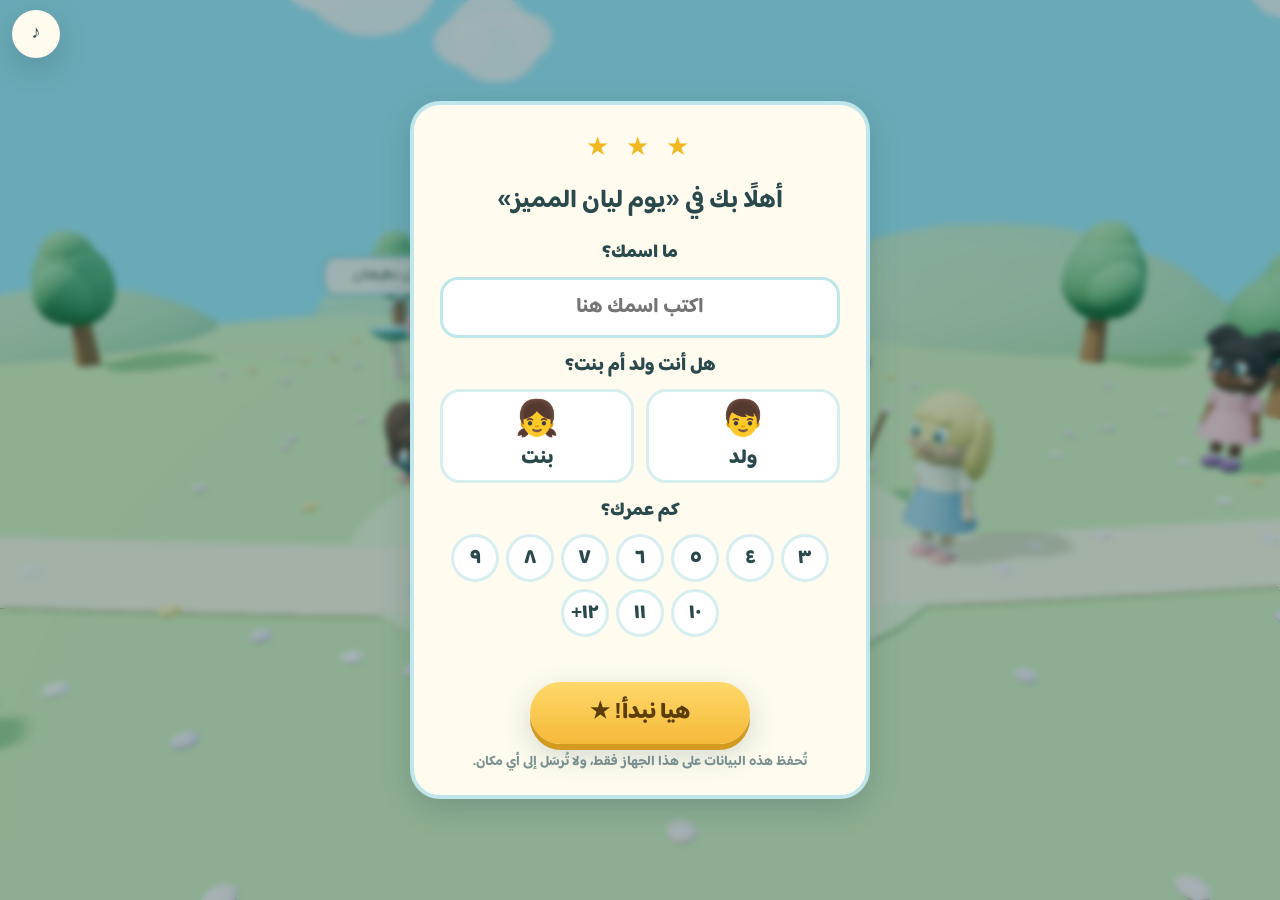
<file: games/layan-day/index.html>
<!doctype html>
<html lang="ar" dir="rtl">
<head>
  <meta charset="UTF-8" />
  <meta name="viewport" content="width=device-width, initial-scale=1, maximum-scale=1, user-scalable=no, viewport-fit=cover" />
  <meta name="theme-color" content="#91d8e8" />
  <title>يوم ليان المميز</title>
  <script type="module" crossorigin src="./assets/index-DuStzFcL.js"></script>
  <link rel="stylesheet" crossorigin href="./assets/index-CGqqYHGr.css">
</head>
<body>
  <canvas id="game-canvas" aria-label="عالم اللعبة"></canvas>

  <div id="loading" class="loading">
    <div class="loading-star">★</div>
    <p>جارٍ تجهيز الحديقة…</p>
  </div>

  <button id="mute-btn" class="round-btn mute-btn" type="button" aria-label="كتم الصوت">♪</button>

  <!-- شريط المهمة -->
  <section id="hud" class="hud hidden" aria-live="polite">
    <div class="quest-card">
      <span id="quest-number" class="quest-number">المهمة ١ من ٦</span>
      <h2 id="quest-title" class="quest-title"></h2>
      <p id="quest-hint" class="quest-hint"></p>
    </div>
    <div class="hud-side">
      <div class="star-pill"><span class="star-icon">★</span><span id="star-count">٠ / ٦</span></div>
      <button id="pause-btn" class="round-btn" type="button" aria-label="إيقاف مؤقت">❚❚</button>
    </div>
  </section>

  <!-- الشارات -->
  <div id="badge-strip" class="badge-strip hidden">
    <span class="badge" data-badge="clean" title="يدان نظيفتان">🧼</span>
    <span class="badge" data-badge="food" title="غذاء ملوّن">🥕</span>
    <span class="badge" data-badge="tidy" title="ألعابي مرتبة">🧸</span>
    <span class="badge" data-badge="kind" title="كلمة لطيفة">💬</span>
    <span class="badge" data-badge="help" title="صديق محبوب">🐰</span>
    <span class="badge" data-badge="honest" title="الأمانة">🎒</span>
  </div>

  <!-- تلميح التفاعل -->
  <div id="interaction-prompt" class="interaction-prompt hidden">
    <kbd class="key-hint">E</kbd><span id="action-text"></span>
  </div>

  <!-- غسل اليدين -->
  <div id="wash-panel" class="wash-panel hidden">
    <p>🫧 نغسل اليدين بالماء والصابون…</p>
    <div class="wash-bar"><div id="wash-fill" class="wash-fill"></div></div>
  </div>

  <!-- رسالة النجاح -->
  <div id="toast" class="toast hidden" role="status">
    <div class="toast-star">★</div>
    <h3 id="toast-title"></h3>
    <p id="toast-text"></p>
  </div>

  <!-- أزرار اللمس -->
  <div id="mobile-controls" class="mobile-controls hidden">
    <div id="joystick" class="joystick" aria-label="عصا التحريك"><div id="joystick-knob" class="joystick-knob"></div></div>
    <button id="action-btn" class="action-btn" type="button" aria-label="تفاعل">✋</button>
  </div>

  <!-- نافذة الكلمة اللطيفة -->
  <div id="choice-modal" class="overlay hidden" role="dialog" aria-modal="true">
    <div class="panel">
      <div class="panel-emoji">🥺</div>
      <h2>سارة حزينة اليوم</h2>
      <p data-m="ماذا تقول لها؟" data-f="ماذا تقولين لها؟"></p>
      <div class="choices">
        <button class="choice-btn" data-choice="rude" type="button" data-m="«ابتعدي، أنا مشغول»" data-f="«ابتعدي، أنا مشغولة»"></button>
        <button class="choice-btn" data-choice="kind" type="button">«لا تحزني يا سارة، تعالي نلعب معًا!»</button>
        <button class="choice-btn" data-choice="ignore" type="button">«لا يهمني الأمر»</button>
      </div>
      <p id="choice-feedback" class="choice-feedback" aria-live="polite"></p>
    </div>
  </div>

  <!-- شاشة البداية -->
  <div id="title-screen" class="overlay title-overlay hidden">
    <div class="panel title-panel">
      <div class="title-stars">★ ★ ★</div>
      <h1>يوم ليان المميز</h1>
      <p class="subtitle" data-m="أهلًا يا {name}! ست مهمات جميلة تنتظرك، فاجمع النجوم كلها!" data-f="أهلًا يا {name}! ست مهمات جميلة تنتظرك، فاجمعي النجوم كلها!"></p>
      <button id="start-btn" class="big-btn" type="button" data-m="ابدأ اللعب ▶" data-f="ابدئي اللعب ▶"></button>
      <p class="saved">الشارات المحفوظة: <span id="saved-count">٠ من ٦</span></p>
      <button id="edit-profile-btn" class="link-btn" type="button">✏️ تغيير الاسم أو العمر</button>
      <p class="controls-hint desktop-only">التحريك: الأسهم أو W A S D — التفاعل: E أو المسافة</p>
    </div>
  </div>

  <!-- بيانات اللاعب -->
  <div id="profile-screen" class="overlay hidden" role="dialog" aria-modal="true">
    <form id="profile-form" class="panel profile-panel" novalidate>
      <div class="title-stars">★ ★ ★</div>
      <h2>أهلًا بك في «يوم ليان المميز»</h2>
      <label class="field-label" for="player-name">ما اسمك؟</label>
      <input id="player-name" class="name-input" type="text" maxlength="20" autocomplete="off" placeholder="اكتب اسمك هنا" />
      <p class="field-label">هل أنت ولد أم بنت؟</p>
      <div class="gender-row">
        <button type="button" class="gender-btn" data-gender="boy"><span>👦</span>ولد</button>
        <button type="button" class="gender-btn" data-gender="girl"><span>👧</span>بنت</button>
      </div>
      <p class="field-label">كم عمرك؟</p>
      <div id="age-row" class="age-row"></div>
      <p id="profile-error" class="choice-feedback" aria-live="polite"></p>
      <button id="profile-save" class="big-btn" type="submit">هيا نبدأ! ★</button>
      <p class="privacy-note">تُحفظ هذه البيانات على هذا الجهاز فقط، ولا تُرسَل إلى أي مكان.</p>
    </form>
  </div>

  <!-- الإيقاف المؤقت -->
  <div id="pause-screen" class="overlay hidden">
    <div class="panel">
      <h2>استراحة قصيرة ☕</h2>
      <button id="resume-btn" class="big-btn" type="button">متابعة اللعب</button>
      <button id="restart-btn" class="soft-btn" type="button" data-m="ابدأ اليوم من جديد" data-f="ابدئي اليوم من جديد"></button>
      <button id="home-btn" class="soft-btn" type="button">الشاشة الرئيسية</button>
    </div>
  </div>

  <!-- الفوز -->
  <div id="victory-screen" class="overlay hidden">
    <div class="panel victory-panel">
      <div class="victory-emoji">🏆</div>
      <h2 data-m="أحسنتَ يا {name}! أكملتَ كل المهمات" data-f="أحسنتِ يا {name}! أكملتِ كل المهمات"></h2>
      <p>نظافة وغذاء صحي وترتيب، ولطف ومساعدة وأمانة. يوم رائع حقًا!</p>
      <div class="victory-badges">🧼 🥕 🧸 💬 🐰 🎒</div>
      <button id="play-again-btn" class="big-btn" type="button" data-m="العب مرة أخرى" data-f="العبي مرة أخرى"></button>
      <button id="victory-home-btn" class="soft-btn" type="button">الشاشة الرئيسية</button>
    </div>
  </div>

</body>
</html>
</file>
<file: games/layan-day/assets/index-CGqqYHGr.css>
@font-face{font-family:"Baloo Bhaijaan 2";font-style:normal;font-display:swap;font-weight:500;src:url(./baloo-bhaijaan-2-arabic-500-normal-DVWcP2gZ.woff2) format("woff2"),url(./baloo-bhaijaan-2-arabic-500-normal-CRlLJqg_.woff) format("woff")}@font-face{font-family:"Baloo Bhaijaan 2";font-style:normal;font-display:swap;font-weight:700;src:url(./baloo-bhaijaan-2-arabic-700-normal-BuUEWU-Z.woff2) format("woff2"),url(./baloo-bhaijaan-2-arabic-700-normal-C3qElwAX.woff) format("woff")}@font-face{font-family:"Baloo Bhaijaan 2";font-style:normal;font-display:swap;font-weight:800;src:url(./baloo-bhaijaan-2-arabic-800-normal-seqr1dGG.woff2) format("woff2"),url(./baloo-bhaijaan-2-arabic-800-normal-53vlEMIg.woff) format("woff")}:root{--ink: #29494d;--ink-soft: #4f6f72;--cream: #fffcef;--teal: #3fa9b5;--teal-dark: #2b7f89;--sun: #ffd65a;--coral: #f08c7f;--pink: #f6a9bf;--shadow: 0 10px 30px rgba(31, 72, 78, .22);--safe-top: max(env(safe-area-inset-top), 10px);--safe-bottom: max(env(safe-area-inset-bottom), 12px);--safe-left: max(env(safe-area-inset-left), 12px);--safe-right: max(env(safe-area-inset-right), 12px);font-family:"Baloo Bhaijaan 2",Segoe UI,Tahoma,sans-serif;color:var(--ink)}*{box-sizing:border-box;-webkit-tap-highlight-color:transparent}html,body{margin:0;width:100%;height:100%;overflow:hidden;background:#91d8e8;user-select:none;-webkit-user-select:none;touch-action:none;overscroll-behavior:none}#game-canvas{position:fixed;inset:0;width:100vw;height:100vh;height:100dvh;display:block}.hidden{display:none!important}button{font-family:inherit;color:inherit;cursor:pointer;border:0}.loading{position:fixed;inset:0;z-index:50;display:grid;place-content:center;text-align:center;background:linear-gradient(#a8e3ee,#c8ecd0);font-size:1.3rem;font-weight:700}.loading-star{font-size:4rem;color:var(--sun);animation:spin 2s linear infinite;text-shadow:0 4px 10px rgba(0,0,0,.12)}@keyframes spin{to{transform:rotate(360deg)}}.round-btn{width:48px;height:48px;border-radius:50%;background:var(--cream);box-shadow:var(--shadow);font-size:1.15rem;font-weight:800;display:grid;place-items:center}.round-btn:active{transform:scale(.94)}.mute-btn{position:fixed;z-index:40;top:var(--safe-top);left:var(--safe-left)}.mute-btn.muted{background:#e7e1d4;color:#9a8f7c}.hud{position:fixed;z-index:10;top:var(--safe-top);right:var(--safe-right);left:calc(var(--safe-left) + 60px);display:flex;gap:10px;align-items:flex-start;justify-content:space-between;pointer-events:none}.quest-card{background:#fffceff0;border-radius:22px;padding:10px 18px 12px;box-shadow:var(--shadow);max-width:min(440px,64vw);border:3px solid #bfe6ea}.quest-number{font-size:.85rem;font-weight:700;color:var(--teal-dark)}.quest-title{margin:0;font-size:1.35rem;line-height:1.3}.quest-hint{margin:2px 0 0;font-size:1rem;line-height:1.45;color:var(--ink-soft);font-weight:600}.hud-side{display:flex;gap:8px;align-items:center;pointer-events:auto}.star-pill{background:var(--cream);border-radius:999px;padding:6px 14px;box-shadow:var(--shadow);font-weight:800;font-size:1.1rem;display:flex;gap:6px;align-items:center;white-space:nowrap}.star-icon{color:#f2b81f;font-size:1.3rem}.badge-strip{position:fixed;z-index:10;bottom:var(--safe-bottom);left:50%;transform:translate(-50%);display:flex;gap:6px;background:#fffcefd9;padding:6px 10px;border-radius:999px;box-shadow:var(--shadow)}.badge{width:38px;height:38px;border-radius:50%;display:grid;place-items:center;font-size:1.25rem;background:#e6e2d8;filter:grayscale(1);opacity:.45;transition:all .35s ease}.badge.earned{background:#fff1b8;filter:none;opacity:1;box-shadow:0 0 0 3px var(--sun);transform:scale(1.08)}.interaction-prompt{position:fixed;z-index:12;bottom:calc(var(--safe-bottom) + 66px);left:50%;transform:translate(-50%);background:var(--teal);color:#fff;font-weight:800;font-size:1.15rem;padding:8px 18px;border-radius:999px;box-shadow:var(--shadow);display:flex;gap:10px;align-items:center;white-space:nowrap;animation:bob 1.2s ease-in-out infinite}.key-hint{background:#fff;color:var(--teal-dark);border-radius:8px;padding:0 9px;font-family:inherit;font-weight:800}@keyframes bob{50%{transform:translate(-50%,-5px)}}.wash-panel{position:fixed;z-index:12;top:42%;left:50%;transform:translate(-50%,-50%);background:var(--cream);border-radius:22px;padding:14px 22px;box-shadow:var(--shadow);text-align:center;font-weight:700;width:min(340px,86vw)}.wash-panel p{margin:0 0 10px}.wash-bar{height:16px;border-radius:999px;background:#d9eef1;overflow:hidden}.wash-fill{height:100%;width:0;background:linear-gradient(90deg,#7fd3e2,#4bb7c7);border-radius:inherit}.toast{position:fixed;z-index:30;top:30%;left:50%;transform:translate(-50%,-50%);background:var(--cream);border-radius:28px;padding:14px 28px 18px;text-align:center;box-shadow:var(--shadow);border:4px solid var(--sun);width:min(420px,88vw);animation:pop .45s cubic-bezier(.2,1.6,.4,1)}.toast-star{font-size:2.6rem;color:#f2b81f;line-height:1}.toast h3{margin:4px 0;font-size:1.5rem}.toast p{margin:0;font-size:1.1rem;font-weight:600;color:var(--ink-soft)}@keyframes pop{0%{transform:translate(-50%,-50%) scale(.6);opacity:0}}.mobile-controls{position:fixed;inset:0;z-index:11;pointer-events:none}.joystick{position:absolute;left:calc(var(--safe-left) + 14px);bottom:calc(var(--safe-bottom) + 58px);width:124px;height:124px;border-radius:50%;background:#ffffff59;border:3px solid rgba(255,255,255,.75);pointer-events:auto;touch-action:none;display:grid;place-items:center}.joystick-knob{width:56px;height:56px;border-radius:50%;background:var(--cream);box-shadow:var(--shadow);pointer-events:none}.action-btn{position:absolute;right:calc(var(--safe-right) + 18px);bottom:calc(var(--safe-bottom) + 70px);width:92px;height:92px;border-radius:50%;font-size:2.3rem;background:#fffcefbf;box-shadow:var(--shadow);pointer-events:auto;touch-action:none;transition:transform .2s,background .2s}.action-btn.ready{background:var(--sun);transform:scale(1.1);animation:pulse 1s ease-in-out infinite}.action-btn:active{transform:scale(.92)}@keyframes pulse{50%{box-shadow:0 0 0 12px #ffd65a59,var(--shadow)}}.overlay{position:fixed;inset:0;z-index:35;display:grid;place-items:center;padding:16px;background:#24545c59;backdrop-filter:blur(3px)}.title-overlay{background:linear-gradient(180deg,#fff0 30%,#24545c40);backdrop-filter:none}.panel{background:var(--cream);border-radius:30px;padding:22px 26px;box-shadow:var(--shadow);text-align:center;width:min(460px,100%);max-height:calc(100dvh - 32px);overflow-y:auto;border:4px solid #bfe6ea;display:flex;flex-direction:column;gap:10px;align-items:center}.panel h1{margin:0;font-size:clamp(2.2rem,7vw,3.2rem);color:var(--teal-dark);line-height:1.2}.panel h2{margin:0;font-size:1.6rem}.panel p{margin:0;font-size:1.1rem;line-height:1.6;color:var(--ink-soft);font-weight:600}.title-stars{color:#f2b81f;font-size:1.6rem;letter-spacing:6px}.saved{font-size:1rem!important}.controls-hint{font-size:.9rem!important;opacity:.8}.panel-emoji,.victory-emoji{font-size:3rem;line-height:1}.victory-badges{font-size:1.8rem;letter-spacing:4px}.big-btn{background:linear-gradient(180deg,#ffd96b,#f5b938);color:#5a3d07;font-size:1.4rem;font-weight:800;padding:12px 34px;border-radius:999px;box-shadow:0 6px #d49a1f,var(--shadow);min-width:220px}.big-btn:active{transform:translateY(4px);box-shadow:0 2px #d49a1f}.soft-btn{background:#e7f5f6;color:var(--teal-dark);font-size:1.1rem;font-weight:700;padding:9px 26px;border-radius:999px;min-width:220px}.choices{display:flex;flex-direction:column;gap:10px;width:100%}.choice-btn{background:#fff;border:3px solid #d7eef0;border-radius:18px;padding:10px 14px;font-size:1.15rem;font-weight:700;transition:transform .15s,border-color .15s}.choice-btn:active{transform:scale(.97)}.choice-btn.kind-correct{border-color:#7ccf8f;background:#e9f9ec}.choice-feedback{min-height:1.6em;color:#c46c5e!important}@media(pointer:coarse){.desktop-only,.key-hint{display:none}.interaction-prompt{bottom:calc(var(--safe-bottom) + 176px)}}@media(max-height:480px){.quest-title{font-size:1.1rem}.quest-hint{font-size:.9rem}.quest-card{padding:6px 14px 8px}.badge{width:32px;height:32px;font-size:1.05rem}.joystick{bottom:calc(var(--safe-bottom) + 50px);width:112px;height:112px}.action-btn{bottom:calc(var(--safe-bottom) + 56px);width:84px;height:84px}.interaction-prompt{bottom:calc(var(--safe-bottom) + 58px)!important}.panel{padding:14px 20px;gap:6px}}.profile-panel{gap:8px}.field-label{margin:6px 0 0!important;font-weight:800!important;color:var(--ink)!important;font-size:1.15rem!important}.name-input{width:100%;font-family:inherit;font-size:1.3rem;font-weight:700;text-align:center;color:var(--ink);padding:10px 14px;border-radius:18px;border:3px solid #bfe6ea;background:#fff;outline:none;user-select:text;-webkit-user-select:text;touch-action:manipulation}.name-input:focus{border-color:var(--teal)}.gender-row{display:flex;gap:12px;width:100%}.gender-btn{flex:1;background:#fff;border:3px solid #d7eef0;border-radius:20px;padding:8px;font-size:1.25rem;font-weight:800;display:flex;flex-direction:column;align-items:center;line-height:1.3}.gender-btn span{font-size:2.2rem}.gender-btn.selected{border-color:var(--sun);background:#fff6d6;box-shadow:0 0 0 3px #ffd65a73}.age-row{display:flex;flex-wrap:wrap;gap:7px;justify-content:center}.age-btn{width:48px;height:48px;border-radius:50%;background:#fff;border:3px solid #d7eef0;font-size:1.2rem;font-weight:800}.age-btn.selected{border-color:var(--sun);background:#fff6d6}.privacy-note{font-size:.85rem!important;opacity:.75}.link-btn{background:none;color:var(--teal-dark);font-size:1rem;font-weight:700;text-decoration:underline;padding:4px}@media(max-height:480px){.gender-btn{flex-direction:row;justify-content:center;gap:8px;padding:4px}.gender-btn span{font-size:1.5rem}.age-btn{width:40px;height:40px;font-size:1rem}}@media(max-height:480px){.profile-panel .title-stars,.profile-panel .privacy-note{display:none}.profile-panel h2{font-size:1.2rem}.profile-panel .field-label{margin:0!important;font-size:1rem!important}.name-input{padding:6px 12px;font-size:1.1rem}.profile-panel .big-btn{padding:8px 30px;font-size:1.2rem}}@media(max-height:480px){.profile-panel{width:min(640px,100%);gap:5px;padding:10px 22px}.profile-panel h2{display:none}.age-row{flex-wrap:nowrap;gap:5px}.age-btn{width:42px;height:42px;flex:0 0 auto}.choice-feedback:empty{display:none}}@media(max-width:600px)and (orientation:portrait){.hud{flex-direction:column;align-items:stretch;gap:8px}.hud-side{justify-content:flex-start}.quest-card{max-width:none}}
</file>
